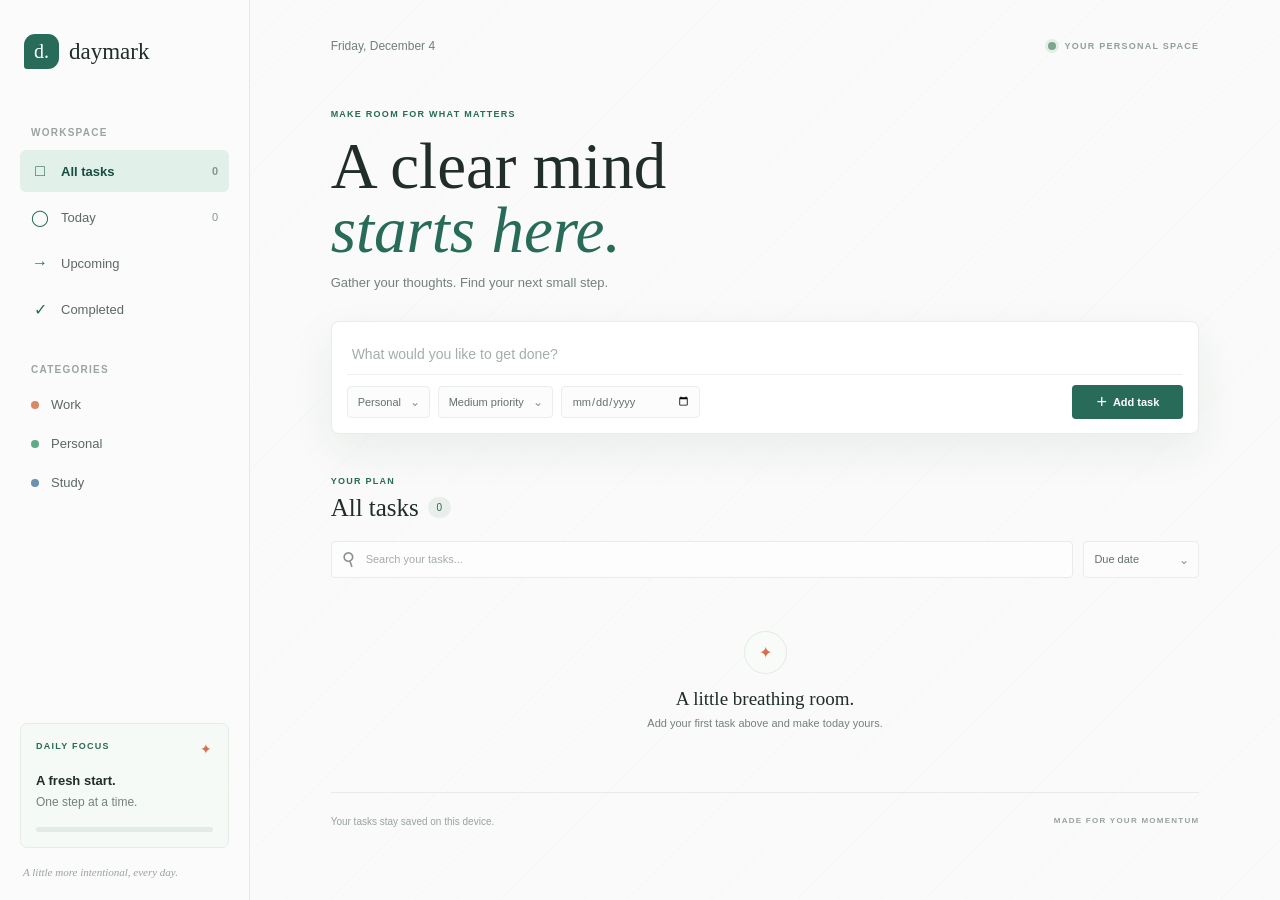
<file: index.html>
<!DOCTYPE html>
<html lang="en">
<head>
	<meta charset="UTF-8">
	<meta name="viewport" content="width=device-width, initial-scale=1.0">
	<meta name="theme-color" content="#f3f6f3">
	<title>Daymark — To-do list</title>
	<link rel="stylesheet" href="style.css">
	<script src="script.js" defer></script>
</head>
<body>
	<div class="app-shell">
		<aside class="sidebar" aria-label="Task navigation">
			<a class="brand" href="#main" aria-label="Daymark home">
				<span class="brand-mark" aria-hidden="true">d.</span>
				<span>daymark</span>
			</a>

			<p class="nav-heading">WORKSPACE</p>
			<nav class="nav-list" aria-label="Task views">
				<button class="nav-item is-active" type="button" data-filter="all">
					<span class="nav-icon" aria-hidden="true">&#9633;</span>
					<span>All tasks</span>
					<span class="nav-count" id="allCount">0</span>
				</button>
				<button class="nav-item" type="button" data-filter="today">
					<span class="nav-icon" aria-hidden="true">&#9711;</span>
					<span>Today</span>
					<span class="nav-count" id="todayCount">0</span>
				</button>
				<button class="nav-item" type="button" data-filter="upcoming">
					<span class="nav-icon" aria-hidden="true">&#8594;</span>
					<span>Upcoming</span>
				</button>
				<button class="nav-item" type="button" data-filter="completed">
					<span class="nav-icon" aria-hidden="true">&#10003;</span>
					<span>Completed</span>
				</button>
			</nav>

			<p class="nav-heading category-heading">CATEGORIES</p>
			<nav class="nav-list" aria-label="Task categories">
				<button class="nav-item category-item" type="button" data-category="Work">
					<span class="category-dot dot-work" aria-hidden="true"></span><span>Work</span>
				</button>
				<button class="nav-item category-item" type="button" data-category="Personal">
					<span class="category-dot dot-personal" aria-hidden="true"></span><span>Personal</span>
				</button>
				<button class="nav-item category-item" type="button" data-category="Study">
					<span class="category-dot dot-study" aria-hidden="true"></span><span>Study</span>
				</button>
			</nav>

			<section class="sidebar-note" aria-label="Daily progress">
				<div class="note-topline"><span>DAILY FOCUS</span><span aria-hidden="true">&#10022;</span></div>
				<p><strong id="progressLabel">A fresh start.</strong><br>One step at a time.</p>
				<div class="progress-track" role="progressbar" aria-label="Today's tasks completed" aria-valuemin="0" aria-valuemax="100" aria-valuenow="0">
					<span id="progressBar"></span>
				</div>
			</section>
			<p class="sidebar-footer">A little more intentional, every day.</p>
		</aside>

		<main class="main-content" id="main">
			<header class="topbar">
				<p class="date-line" id="todayDate"></p>
				<span class="topbar-label"><span class="status-dot"></span> YOUR PERSONAL SPACE</span>
			</header>

			<section class="intro" aria-labelledby="pageTitle">
				<p class="eyebrow">MAKE ROOM FOR WHAT MATTERS</p>
				<h1 id="pageTitle">A clear mind<br><em>starts here.</em></h1>
				<p class="intro-copy">Gather your thoughts. Find your next small step.</p>
			</section>

			<section class="task-composer" aria-label="Add a task">
				<form id="taskForm">
					<label class="visually-hidden" for="taskTitle">Task name</label>
					<input id="taskTitle" name="title" type="text" maxlength="120" placeholder="What would you like to get done?" autocomplete="off" required>
					<div class="form-controls">
						<label class="select-wrap">
							<span class="visually-hidden">Category</span>
							<select id="taskCategory" name="category" aria-label="Category">
								<option value="Personal">Personal</option>
								<option value="Work">Work</option>
								<option value="Study">Study</option>
							</select>
						</label>
						<label class="select-wrap priority-wrap">
							<span class="visually-hidden">Priority</span>
							<select id="taskPriority" name="priority" aria-label="Priority">
								<option value="low">Low priority</option>
								<option value="medium" selected>Medium priority</option>
								<option value="high">High priority</option>
							</select>
						</label>
						<label class="date-wrap">
							<span class="visually-hidden">Due date</span>
							<input id="taskDate" name="dueDate" type="date" aria-label="Due date">
						</label>
						<button class="add-button" type="submit"><span aria-hidden="true">+</span><span id="submitLabel">Add task</span></button>
						<button class="cancel-button" id="cancelEdit" type="button" hidden>Cancel</button>
					</div>
				</form>
			</section>

			<section class="tasks-section" aria-labelledby="listTitle">
				<div class="section-heading">
					<div>
						<p class="eyebrow">YOUR PLAN</p>
						<h2 id="listTitle">All tasks <span class="heading-count" id="headingCount">0</span></h2>
					</div>
					<button class="clear-button" id="clearCompleted" type="button" hidden>Clear completed</button>
				</div>

				<div class="list-toolbar">
					<label class="search-box">
						<span aria-hidden="true">&#9906;</span>
						<span class="visually-hidden">Search tasks</span>
						<input id="searchInput" type="search" placeholder="Search your tasks..." autocomplete="off">
					</label>
					<label class="sort-wrap"><span class="visually-hidden">Sort tasks</span>
						<select id="sortSelect" aria-label="Sort tasks">
							<option value="date">Due date</option>
							<option value="priority">Priority</option>
							<option value="newest">Recently added</option>
						</select>
					</label>
				</div>

				<ul class="task-list" id="taskList" aria-live="polite" aria-relevant="additions removals text"></ul>
				<div class="empty-state" id="emptyState">
					<span class="empty-mark" aria-hidden="true">&#10022;</span>
					<h3 id="emptyTitle">A little breathing room.</h3>
					<p id="emptyMessage">Add your first task above and make today yours.</p>
				</div>
			</section>
			<footer class="main-footer"><span id="footerSummary">Your tasks stay saved on this device.</span><span>MADE FOR YOUR MOMENTUM</span></footer>
		</main>
	</div>
</body>
</html>
</file>
<file: style.css>
:root {
  color-scheme: light;
  --paper: #f3f6f3;
  --surface: #ffffff;
  --ink: #202d29;
  --muted: #75817c;
  --line: #e4eae5;
  --green: #286b58;
  --green-deep: #194d40;
  --mint: #e1f0e9;
  --coral: #d96d50;
  --yellow: #e8bc5b;
  --shadow: 0 16px 44px rgb(36 66 53 / 7%);
  font-family: "Trebuchet MS", "Segoe UI", sans-serif;
  font-synthesis: none;
  text-rendering: optimizeLegibility;
}

* {
  box-sizing: border-box;
}

body {
  min-width: 320px;
  min-height: 100vh;
  margin: 0;
  color: var(--ink);
  background-color: var(--paper);
  background-image: repeating-linear-gradient(
    135deg,
    transparent 0 29px,
    rgb(48 89 69 / 2.5%) 29px 30px
  );
}

button,
input,
select {
  font: inherit;
}
button {
  color: inherit;
}
button:focus-visible,
input:focus-visible,
select:focus-visible,
a:focus-visible {
  outline: 3px solid rgb(217 109 80 / 55%);
  outline-offset: 3px;
}

.app-shell {
  display: grid;
  grid-template-columns: 250px minmax(0, 1fr);
  width: min(1440px, 100%);
  min-height: 100vh;
  margin-inline: auto;
  background: rgb(255 255 255 / 44%);
  box-shadow: 0 0 90px rgb(31 69 51 / 5%);
}

.sidebar {
  position: sticky;
  top: 0;
  display: flex;
  flex-direction: column;
  min-height: 100vh;
  padding: 34px 20px 22px;
  border-right: 1px solid var(--line);
  background: rgb(250 252 250 / 82%);
}

.brand {
  display: flex;
  align-items: center;
  gap: 10px;
  width: fit-content;
  margin: 0 0 58px 4px;
  color: var(--ink);
  font-family: Georgia, "Times New Roman", serif;
  font-size: 23px;
  text-decoration: none;
}

.brand-mark {
  display: grid;
  width: 35px;
  aspect-ratio: 1;
  place-items: center;
  border-radius: 11px 11px 11px 3px;
  background: var(--green);
  color: white;
  font-family: Georgia, "Times New Roman", serif;
  font-size: 20px;
}

.nav-heading,
.note-topline,
.topbar-label,
.eyebrow,
.main-footer > span:last-child {
  font-size: 10px;
  font-weight: 700;
  letter-spacing: 1.25px;
}

.nav-heading {
  margin: 0 0 12px 11px;
  color: #9ba49f;
}
.category-heading {
  margin-top: 34px;
}
.nav-list {
  display: grid;
  gap: 4px;
}

.nav-item {
  display: flex;
  align-items: center;
  gap: 12px;
  min-height: 42px;
  padding: 0 11px;
  border: 0;
  border-radius: 6px;
  background: transparent;
  color: #5d6963;
  cursor: pointer;
  font-size: 13px;
  text-align: left;
  transition:
    background-color 160ms ease,
    color 160ms ease,
    transform 160ms ease;
}

.nav-item:hover {
  transform: translateX(2px);
  background: #edf3ef;
  color: var(--green-deep);
}
.nav-item.is-active {
  background: var(--mint);
  color: var(--green-deep);
  font-weight: 700;
}
.nav-icon {
  display: grid;
  width: 18px;
  place-items: center;
  color: var(--green);
  font-size: 16px;
}
.nav-count {
  margin-left: auto;
  color: #89948e;
  font-size: 11px;
  font-variant-numeric: tabular-nums;
}
.category-item {
  min-height: 35px;
}
.category-dot,
.status-dot {
  width: 8px;
  aspect-ratio: 1;
  border-radius: 50%;
}
.dot-work {
  background: #d98764;
}
.dot-personal {
  background: #60a98b;
}
.dot-study {
  background: #6b91b1;
}

.sidebar-note {
  margin-top: auto;
  padding: 17px 15px 15px;
  border: 1px solid #e5ede7;
  border-radius: 7px;
  background: #f6faf7;
}

.note-topline {
  display: flex;
  justify-content: space-between;
  color: var(--green);
  font-size: 9px;
}
.note-topline span:last-child {
  color: var(--coral);
  font-size: 14px;
}
.sidebar-note p {
  margin: 13px 0 15px;
  color: var(--muted);
  font-size: 12px;
  line-height: 1.7;
}
.sidebar-note p strong {
  color: var(--ink);
  font-size: 13px;
}
.progress-track {
  height: 5px;
  overflow: hidden;
  border-radius: 5px;
  background: #e3ebe5;
}
.progress-track span {
  display: block;
  width: 0;
  height: 100%;
  border-radius: inherit;
  background: var(--coral);
  transition: width 320ms ease;
}
.sidebar-footer {
  margin: 18px 3px 0;
  color: #9aa49e;
  font-family: Georgia, "Times New Roman", serif;
  font-size: 11px;
  font-style: italic;
}

.main-content {
  width: min(100%, 1040px);
  padding: 31px clamp(24px, 6.3vw, 88px) 24px;
  margin-inline: auto;
}
.topbar {
  display: flex;
  align-items: center;
  justify-content: space-between;
  min-height: 30px;
}
.date-line {
  margin: 0;
  color: #718079;
  font-size: 12px;
}
.topbar-label {
  display: flex;
  align-items: center;
  gap: 8px;
  color: #91a098;
  font-size: 9px;
}
.status-dot {
  background: #78a78c;
  box-shadow: 0 0 0 3px #e2eee6;
}

.intro {
  padding: 48px 0 31px;
  animation: arrive 520ms both ease-out;
}
.eyebrow {
  margin: 0;
  color: var(--green);
  font-size: 9px;
}
.intro h1 {
  margin: 15px 0 12px;
  font-family: Georgia, "Times New Roman", serif;
  font-size: clamp(42px, 5.5vw, 65px);
  font-weight: 400;
  line-height: 0.99;
}
.intro h1 em {
  color: var(--green);
  font-weight: 400;
}
.intro-copy {
  margin: 0;
  color: var(--muted);
  font-size: 13px;
}

.task-composer {
  padding: 13px 15px 14px;
  border: 1px solid #e8ede9;
  border-radius: 8px;
  background: var(--surface);
  box-shadow: var(--shadow);
}
.task-composer form {
  display: grid;
  gap: 10px;
}
.task-composer input[type="text"] {
  width: 100%;
  min-height: 40px;
  padding: 0 5px;
  border: 0;
  border-bottom: 1px solid #edf0ed;
  border-radius: 0;
  background: transparent;
  color: var(--ink);
  font-size: 14px;
}
.task-composer input[type="text"]::placeholder {
  color: #a5aea9;
}
.task-composer input[type="text"]:focus-visible {
  outline: 0;
  border-bottom-color: var(--green);
}
.form-controls {
  display: flex;
  align-items: center;
  gap: 8px;
}
.select-wrap,
.date-wrap,
.sort-wrap {
  position: relative;
}
.form-controls select,
.date-wrap input,
.sort-wrap select {
  max-width: 100%;
  height: 32px;
  padding: 0 27px 0 10px;
  border: 1px solid #e9eeea;
  border-radius: 4px;
  appearance: none;
  background: #fbfcfb;
  color: #65716b;
  font-size: 11px;
  cursor: pointer;
}
.select-wrap::after,
.sort-wrap::after {
  position: absolute;
  top: 9px;
  right: 10px;
  color: #87928c;
  content: "⌄";
  font-size: 12px;
  pointer-events: none;
}
.date-wrap input {
  width: 139px;
  padding-right: 8px;
}
.add-button {
  display: inline-flex;
  align-items: center;
  justify-content: center;
  gap: 6px;
  min-width: 111px;
  height: 34px;
  padding: 0 12px;
  margin-left: auto;
  border: 0;
  border-radius: 4px;
  background: var(--green);
  color: white;
  cursor: pointer;
  font-size: 11px;
  font-weight: 700;
  transition:
    background-color 160ms ease,
    transform 160ms ease;
}
.add-button:hover {
  transform: translateY(-1px);
  background: var(--green-deep);
}
.add-button > span:first-child {
  font-size: 18px;
  font-weight: 400;
  line-height: 1;
}
.cancel-button {
  height: 34px;
  padding: 0 9px;
  border: 0;
  background: transparent;
  color: var(--muted);
  cursor: pointer;
  font-size: 11px;
}
.cancel-button:hover {
  color: var(--coral);
}

.tasks-section {
  margin-top: 42px;
}
.section-heading {
  display: flex;
  align-items: end;
  justify-content: space-between;
  gap: 16px;
}
.section-heading h2 {
  display: flex;
  align-items: center;
  gap: 9px;
  margin: 8px 0 0;
  font-family: Georgia, "Times New Roman", serif;
  font-size: 25px;
  font-weight: 400;
}
.heading-count {
  display: grid;
  min-width: 23px;
  height: 21px;
  padding-inline: 5px;
  place-items: center;
  border-radius: 12px;
  background: #e8efea;
  color: var(--green);
  font-family: "Trebuchet MS", "Segoe UI", sans-serif;
  font-size: 10px;
}
.clear-button {
  padding: 5px 0;
  border: 0;
  background: transparent;
  color: #9b7770;
  cursor: pointer;
  font-size: 11px;
}
.clear-button:hover {
  color: var(--coral);
  text-decoration: underline;
}
.list-toolbar {
  display: flex;
  gap: 10px;
  margin: 19px 0 7px;
}
.search-box {
  display: flex;
  flex: 1;
  align-items: center;
  gap: 8px;
  min-width: 0;
  height: 37px;
  padding: 0 11px;
  border: 1px solid #e7ece8;
  border-radius: 4px;
  background: rgb(255 255 255 / 72%);
  color: #86928b;
}
.search-box > span:first-child {
  font-size: 18px;
  transform: rotate(-20deg);
}
.search-box input {
  width: 100%;
  min-width: 0;
  border: 0;
  outline: 0;
  background: transparent;
  color: var(--ink);
  font-size: 11px;
}
.search-box input::placeholder {
  color: #a4ada8;
}
.sort-wrap select {
  height: 37px;
  min-width: 115px;
}
.sort-wrap::after {
  top: 12px;
}

.task-list {
  display: grid;
  gap: 8px;
  padding: 0;
  margin: 13px 0 0;
  list-style: none;
}
.task-row {
  display: grid;
  grid-template-columns: 20px minmax(0, 1fr) auto;
  align-items: center;
  gap: 11px;
  min-height: 70px;
  padding: 11px 13px;
  border: 1px solid #e7ece8;
  border-radius: 5px;
  background: var(--surface);
  animation: arrive 240ms both ease-out;
  transition:
    border-color 160ms ease,
    box-shadow 160ms ease,
    opacity 160ms ease;
}
.task-row:hover {
  border-color: #cbd9d0;
  box-shadow: 0 5px 16px rgb(34 74 53 / 5%);
}
.task-row.is-complete .task-title {
  color: #9aa39e;
  text-decoration: line-through;
  text-decoration-color: #a9b5ae;
}
.check-button {
  display: grid;
  width: 19px;
  aspect-ratio: 1;
  place-items: center;
  border: 1.5px solid #c4d1c8;
  border-radius: 50%;
  background: white;
  color: white;
  cursor: pointer;
  font-size: 12px;
  transition:
    background-color 150ms ease,
    border-color 150ms ease;
}
.check-button:hover {
  border-color: var(--green);
}
.is-complete .check-button {
  border-color: var(--green);
  background: var(--green);
}
.task-main {
  min-width: 0;
}
.task-title {
  overflow-wrap: anywhere;
  color: #34413b;
  font-size: 12px;
  line-height: 1.5;
  transition: color 150ms ease;
}
.task-meta {
  display: flex;
  flex-wrap: wrap;
  align-items: center;
  gap: 7px;
  margin-top: 5px;
  color: #929c96;
  font-size: 10px;
}
.task-category {
  padding: 3px 7px;
  border-radius: 3px;
  background: #edf4ef;
  color: #537362;
  font-size: 9px;
}
.category-work {
  background: #f7eee9;
  color: #a3654c;
}
.category-study {
  background: #edf2f7;
  color: #59748d;
}
.task-due.is-overdue {
  color: #c55e4b;
}
.priority-indicator {
  display: inline-flex;
  align-items: center;
  gap: 4px;
}
.priority-indicator::before {
  width: 6px;
  aspect-ratio: 1;
  border-radius: 50%;
  background: #79a98e;
  content: "";
}
.priority-high::before {
  background: var(--coral);
}
.priority-medium::before {
  background: var(--yellow);
}
.task-actions {
  display: flex;
  align-items: center;
  gap: 3px;
}
.task-action {
  display: grid;
  width: 30px;
  aspect-ratio: 1;
  place-items: center;
  border: 0;
  border-radius: 4px;
  background: transparent;
  color: #849088;
  cursor: pointer;
  font-size: 14px;
  transition:
    background-color 130ms ease,
    color 130ms ease;
}
.task-action:hover {
  background: #f0f4f1;
  color: var(--green-deep);
}
.task-action.delete:hover {
  background: #fbefeb;
  color: var(--coral);
}

.empty-state {
  display: none;
  padding: 40px 16px 35px;
  text-align: center;
}
.empty-state.is-visible {
  display: block;
  animation: arrive 300ms both ease-out;
}
.empty-mark {
  display: grid;
  width: 43px;
  aspect-ratio: 1;
  place-items: center;
  margin: 0 auto 14px;
  border: 1px solid #e2ebe4;
  border-radius: 50%;
  background: #f8fbf8;
  color: var(--coral);
  font-size: 16px;
}
.empty-state h3 {
  margin: 0;
  font-family: Georgia, "Times New Roman", serif;
  font-size: 19px;
  font-weight: 400;
}
.empty-state p {
  margin: 7px 0 0;
  color: var(--muted);
  font-size: 11px;
}
.main-footer {
  display: flex;
  justify-content: space-between;
  gap: 16px;
  padding-top: 23px;
  margin-top: 28px;
  border-top: 1px solid #e6ebe7;
  color: #99a39d;
  font-size: 10px;
}
.main-footer > span:last-child {
  font-size: 8px;
}
.visually-hidden {
  position: absolute;
  width: 1px;
  height: 1px;
  padding: 0;
  overflow: hidden;
  clip: rect(0, 0, 0, 0);
  white-space: nowrap;
  border: 0;
}

@keyframes arrive {
  from {
    opacity: 0;
    transform: translateY(7px);
  }
  to {
    opacity: 1;
    transform: translateY(0);
  }
}

@media (max-width: 760px) {
  .app-shell {
    grid-template-columns: 1fr;
  }
  .sidebar {
    position: static;
    min-height: auto;
    padding: 14px 18px 10px;
    border-right: 0;
    border-bottom: 1px solid var(--line);
  }
  .brand {
    margin: 0 0 13px 1px;
    font-size: 20px;
  }
  .brand-mark {
    width: 30px;
    border-radius: 9px 9px 9px 3px;
    font-size: 17px;
  }
  .nav-heading,
  .category-heading,
  .sidebar-note,
  .sidebar-footer {
    display: none;
  }
  .nav-list {
    display: flex;
    gap: 5px;
    overflow-x: auto;
    padding-bottom: 2px;
    scrollbar-width: thin;
  }
  .nav-item {
    flex: 0 0 auto;
    min-height: 36px;
    gap: 7px;
    padding-inline: 10px;
    font-size: 11px;
  }
  .nav-item:hover {
    transform: none;
  }
  .nav-icon {
    width: auto;
    font-size: 13px;
  }
  .category-item {
    min-height: 33px;
  }
  .category-item:first-child {
    margin-left: 8px;
  }
  .main-content {
    padding: 21px 20px 22px;
  }
  .intro {
    padding: 35px 0 24px;
  }
  .intro h1 {
    font-size: clamp(43px, 10vw, 59px);
  }
  .tasks-section {
    margin-top: 32px;
  }
}

@media (max-width: 520px) {
  .topbar-label {
    font-size: 8px;
  }
  .intro h1 {
    font-size: 46px;
  }
  .form-controls {
    display: grid;
    grid-template-columns: 1fr 1fr;
  }
  .form-controls select,
  .date-wrap input {
    width: 100%;
  }
  .add-button {
    grid-column: 2;
    width: 100%;
    margin-left: 0;
  }
  .cancel-button {
    grid-column: 1;
    grid-row: 2;
    justify-self: start;
  }
  .task-row {
    grid-template-columns: 20px minmax(0, 1fr) auto;
    gap: 8px;
    padding-inline: 10px;
  }
  .task-actions {
    gap: 0;
  }
  .task-action {
    width: 27px;
  }
  .main-footer {
    font-size: 9px;
  }
  .main-footer > span:last-child {
    max-width: 110px;
    text-align: right;
  }
}

@media (prefers-reduced-motion: reduce) {
  *,
  *::before,
  *::after {
    scroll-behavior: auto !important;
    animation-duration: 0.01ms !important;
    animation-iteration-count: 1 !important;
    transition-duration: 0.01ms !important;
  }
}
</file>
<file: todolist.css>
:root {
  color-scheme: light;
  --paper: #f3f6f3;
  --surface: #ffffff;
  --ink: #202d29;
  --muted: #75817c;
  --line: #e4eae5;
  --green: #286b58;
  --green-deep: #194d40;
  --mint: #e1f0e9;
  --coral: #d96d50;
  --yellow: #e8bc5b;
  --shadow: 0 16px 44px rgb(36 66 53 / 7%);
  font-family: "Trebuchet MS", "Segoe UI", sans-serif;
  font-synthesis: none;
  text-rendering: optimizeLegibility;
}

* {
  box-sizing: border-box;
}

body {
  min-width: 320px;
  min-height: 100vh;
  margin: 0;
  color: var(--ink);
  background-color: var(--paper);
  background-image: repeating-linear-gradient(
    135deg,
    transparent 0 29px,
    rgb(48 89 69 / 2.5%) 29px 30px
  );
}

button,
input,
select {
  font: inherit;
}
button {
  color: inherit;
}
button:focus-visible,
input:focus-visible,
select:focus-visible,
a:focus-visible {
  outline: 3px solid rgb(217 109 80 / 55%);
  outline-offset: 3px;
}

.app-shell {
  display: grid;
  grid-template-columns: 250px minmax(0, 1fr);
  width: min(1440px, 100%);
  min-height: 100vh;
  margin-inline: auto;
  background: rgb(255 255 255 / 44%);
  box-shadow: 0 0 90px rgb(31 69 51 / 5%);
}

.sidebar {
  position: sticky;
  top: 0;
  display: flex;
  flex-direction: column;
  min-height: 100vh;
  padding: 34px 20px 22px;
  border-right: 1px solid var(--line);
  background: rgb(250 252 250 / 82%);
}

.brand {
  display: flex;
  align-items: center;
  gap: 10px;
  width: fit-content;
  margin: 0 0 58px 4px;
  color: var(--ink);
  font-family: Georgia, "Times New Roman", serif;
  font-size: 23px;
  text-decoration: none;
}

.brand-mark {
  display: grid;
  width: 35px;
  aspect-ratio: 1;
  place-items: center;
  border-radius: 11px 11px 11px 3px;
  background: var(--green);
  color: white;
  font-family: Georgia, "Times New Roman", serif;
  font-size: 20px;
}

.nav-heading,
.note-topline,
.topbar-label,
.eyebrow,
.main-footer > span:last-child {
  font-size: 10px;
  font-weight: 700;
  letter-spacing: 1.25px;
}

.nav-heading {
  margin: 0 0 12px 11px;
  color: #9ba49f;
}
.category-heading {
  margin-top: 34px;
}
.nav-list {
  display: grid;
  gap: 4px;
}

.nav-item {
  display: flex;
  align-items: center;
  gap: 12px;
  min-height: 42px;
  padding: 0 11px;
  border: 0;
  border-radius: 6px;
  background: transparent;
  color: #5d6963;
  cursor: pointer;
  font-size: 13px;
  text-align: left;
  transition:
    background-color 160ms ease,
    color 160ms ease,
    transform 160ms ease;
}

.nav-item:hover {
  transform: translateX(2px);
  background: #edf3ef;
  color: var(--green-deep);
}
.nav-item.is-active {
  background: var(--mint);
  color: var(--green-deep);
  font-weight: 700;
}
.nav-icon {
  display: grid;
  width: 18px;
  place-items: center;
  color: var(--green);
  font-size: 16px;
}
.nav-count {
  margin-left: auto;
  color: #89948e;
  font-size: 11px;
  font-variant-numeric: tabular-nums;
}
.category-item {
  min-height: 35px;
}
.category-dot,
.status-dot {
  width: 8px;
  aspect-ratio: 1;
  border-radius: 50%;
}
.dot-work {
  background: #d98764;
}
.dot-personal {
  background: #60a98b;
}
.dot-study {
  background: #6b91b1;
}

.sidebar-note {
  margin-top: auto;
  padding: 17px 15px 15px;
  border: 1px solid #e5ede7;
  border-radius: 7px;
  background: #f6faf7;
}

.note-topline {
  display: flex;
  justify-content: space-between;
  color: var(--green);
  font-size: 9px;
}
.note-topline span:last-child {
  color: var(--coral);
  font-size: 14px;
}
.sidebar-note p {
  margin: 13px 0 15px;
  color: var(--muted);
  font-size: 12px;
  line-height: 1.7;
}
.sidebar-note p strong {
  color: var(--ink);
  font-size: 13px;
}
.progress-track {
  height: 5px;
  overflow: hidden;
  border-radius: 5px;
  background: #e3ebe5;
}
.progress-track span {
  display: block;
  width: 0;
  height: 100%;
  border-radius: inherit;
  background: var(--coral);
  transition: width 320ms ease;
}
.sidebar-footer {
  margin: 18px 3px 0;
  color: #9aa49e;
  font-family: Georgia, "Times New Roman", serif;
  font-size: 11px;
  font-style: italic;
}

.main-content {
  width: min(100%, 1040px);
  padding: 31px clamp(24px, 6.3vw, 88px) 24px;
  margin-inline: auto;
}
.topbar {
  display: flex;
  align-items: center;
  justify-content: space-between;
  min-height: 30px;
}
.date-line {
  margin: 0;
  color: #718079;
  font-size: 12px;
}
.topbar-label {
  display: flex;
  align-items: center;
  gap: 8px;
  color: #91a098;
  font-size: 9px;
}
.status-dot {
  background: #78a78c;
  box-shadow: 0 0 0 3px #e2eee6;
}

.intro {
  padding: 48px 0 31px;
  animation: arrive 520ms both ease-out;
}
.eyebrow {
  margin: 0;
  color: var(--green);
  font-size: 9px;
}
.intro h1 {
  margin: 15px 0 12px;
  font-family: Georgia, "Times New Roman", serif;
  font-size: clamp(42px, 5.5vw, 65px);
  font-weight: 400;
  line-height: 0.99;
}
.intro h1 em {
  color: var(--green);
  font-weight: 400;
}
.intro-copy {
  margin: 0;
  color: var(--muted);
  font-size: 13px;
}

.task-composer {
  padding: 13px 15px 14px;
  border: 1px solid #e8ede9;
  border-radius: 8px;
  background: var(--surface);
  box-shadow: var(--shadow);
}
.task-composer form {
  display: grid;
  gap: 10px;
}
.task-composer input[type="text"] {
  width: 100%;
  min-height: 40px;
  padding: 0 5px;
  border: 0;
  border-bottom: 1px solid #edf0ed;
  border-radius: 0;
  background: transparent;
  color: var(--ink);
  font-size: 14px;
}
.task-composer input[type="text"]::placeholder {
  color: #a5aea9;
}
.task-composer input[type="text"]:focus-visible {
  outline: 0;
  border-bottom-color: var(--green);
}
.form-controls {
  display: flex;
  align-items: center;
  gap: 8px;
}
.select-wrap,
.date-wrap,
.sort-wrap {
  position: relative;
}
.form-controls select,
.date-wrap input,
.sort-wrap select {
  max-width: 100%;
  height: 32px;
  padding: 0 27px 0 10px;
  border: 1px solid #e9eeea;
  border-radius: 4px;
  appearance: none;
  background: #fbfcfb;
  color: #65716b;
  font-size: 11px;
  cursor: pointer;
}
.select-wrap::after,
.sort-wrap::after {
  position: absolute;
  top: 9px;
  right: 10px;
  color: #87928c;
  content: "⌄";
  font-size: 12px;
  pointer-events: none;
}
.date-wrap input {
  width: 139px;
  padding-right: 8px;
}
.add-button {
  display: inline-flex;
  align-items: center;
  justify-content: center;
  gap: 6px;
  min-width: 111px;
  height: 34px;
  padding: 0 12px;
  margin-left: auto;
  border: 0;
  border-radius: 4px;
  background: var(--green);
  color: white;
  cursor: pointer;
  font-size: 11px;
  font-weight: 700;
  transition:
    background-color 160ms ease,
    transform 160ms ease;
}
.add-button:hover {
  transform: translateY(-1px);
  background: var(--green-deep);
}
.add-button > span:first-child {
  font-size: 18px;
  font-weight: 400;
  line-height: 1;
}
.cancel-button {
  height: 34px;
  padding: 0 9px;
  border: 0;
  background: transparent;
  color: var(--muted);
  cursor: pointer;
  font-size: 11px;
}
.cancel-button:hover {
  color: var(--coral);
}

.tasks-section {
  margin-top: 42px;
}
.section-heading {
  display: flex;
  align-items: end;
  justify-content: space-between;
  gap: 16px;
}
.section-heading h2 {
  display: flex;
  align-items: center;
  gap: 9px;
  margin: 8px 0 0;
  font-family: Georgia, "Times New Roman", serif;
  font-size: 25px;
  font-weight: 400;
}
.heading-count {
  display: grid;
  min-width: 23px;
  height: 21px;
  padding-inline: 5px;
  place-items: center;
  border-radius: 12px;
  background: #e8efea;
  color: var(--green);
  font-family: "Trebuchet MS", "Segoe UI", sans-serif;
  font-size: 10px;
}
.clear-button {
  padding: 5px 0;
  border: 0;
  background: transparent;
  color: #9b7770;
  cursor: pointer;
  font-size: 11px;
}
.clear-button:hover {
  color: var(--coral);
  text-decoration: underline;
}
.list-toolbar {
  display: flex;
  gap: 10px;
  margin: 19px 0 7px;
}
.search-box {
  display: flex;
  flex: 1;
  align-items: center;
  gap: 8px;
  min-width: 0;
  height: 37px;
  padding: 0 11px;
  border: 1px solid #e7ece8;
  border-radius: 4px;
  background: rgb(255 255 255 / 72%);
  color: #86928b;
}
.search-box > span:first-child {
  font-size: 18px;
  transform: rotate(-20deg);
}
.search-box input {
  width: 100%;
  min-width: 0;
  border: 0;
  outline: 0;
  background: transparent;
  color: var(--ink);
  font-size: 11px;
}
.search-box input::placeholder {
  color: #a4ada8;
}
.sort-wrap select {
  height: 37px;
  min-width: 115px;
}
.sort-wrap::after {
  top: 12px;
}

.task-list {
  display: grid;
  gap: 8px;
  padding: 0;
  margin: 13px 0 0;
  list-style: none;
}
.task-row {
  display: grid;
  grid-template-columns: 20px minmax(0, 1fr) auto;
  align-items: center;
  gap: 11px;
  min-height: 70px;
  padding: 11px 13px;
  border: 1px solid #e7ece8;
  border-radius: 5px;
  background: var(--surface);
  animation: arrive 240ms both ease-out;
  transition:
    border-color 160ms ease,
    box-shadow 160ms ease,
    opacity 160ms ease;
}
.task-row:hover {
  border-color: #cbd9d0;
  box-shadow: 0 5px 16px rgb(34 74 53 / 5%);
}
.task-row.is-complete .task-title {
  color: #9aa39e;
  text-decoration: line-through;
  text-decoration-color: #a9b5ae;
}
.check-button {
  display: grid;
  width: 19px;
  aspect-ratio: 1;
  place-items: center;
  border: 1.5px solid #c4d1c8;
  border-radius: 50%;
  background: white;
  color: white;
  cursor: pointer;
  font-size: 12px;
  transition:
    background-color 150ms ease,
    border-color 150ms ease;
}
.check-button:hover {
  border-color: var(--green);
}
.is-complete .check-button {
  border-color: var(--green);
  background: var(--green);
}
.task-main {
  min-width: 0;
}
.task-title {
  overflow-wrap: anywhere;
  color: #34413b;
  font-size: 12px;
  line-height: 1.5;
  transition: color 150ms ease;
}
.task-meta {
  display: flex;
  flex-wrap: wrap;
  align-items: center;
  gap: 7px;
  margin-top: 5px;
  color: #929c96;
  font-size: 10px;
}
.task-category {
  padding: 3px 7px;
  border-radius: 3px;
  background: #edf4ef;
  color: #537362;
  font-size: 9px;
}
.category-work {
  background: #f7eee9;
  color: #a3654c;
}
.category-study {
  background: #edf2f7;
  color: #59748d;
}
.task-due.is-overdue {
  color: #c55e4b;
}
.priority-indicator {
  display: inline-flex;
  align-items: center;
  gap: 4px;
}
.priority-indicator::before {
  width: 6px;
  aspect-ratio: 1;
  border-radius: 50%;
  background: #79a98e;
  content: "";
}
.priority-high::before {
  background: var(--coral);
}
.priority-medium::before {
  background: var(--yellow);
}
.task-actions {
  display: flex;
  align-items: center;
  gap: 3px;
}
.task-action {
  display: grid;
  width: 30px;
  aspect-ratio: 1;
  place-items: center;
  border: 0;
  border-radius: 4px;
  background: transparent;
  color: #849088;
  cursor: pointer;
  font-size: 14px;
  transition:
    background-color 130ms ease,
    color 130ms ease;
}
.task-action:hover {
  background: #f0f4f1;
  color: var(--green-deep);
}
.task-action.delete:hover {
  background: #fbefeb;
  color: var(--coral);
}

.empty-state {
  display: none;
  padding: 40px 16px 35px;
  text-align: center;
}
.empty-state.is-visible {
  display: block;
  animation: arrive 300ms both ease-out;
}
.empty-mark {
  display: grid;
  width: 43px;
  aspect-ratio: 1;
  place-items: center;
  margin: 0 auto 14px;
  border: 1px solid #e2ebe4;
  border-radius: 50%;
  background: #f8fbf8;
  color: var(--coral);
  font-size: 16px;
}
.empty-state h3 {
  margin: 0;
  font-family: Georgia, "Times New Roman", serif;
  font-size: 19px;
  font-weight: 400;
}
.empty-state p {
  margin: 7px 0 0;
  color: var(--muted);
  font-size: 11px;
}
.main-footer {
  display: flex;
  justify-content: space-between;
  gap: 16px;
  padding-top: 23px;
  margin-top: 28px;
  border-top: 1px solid #e6ebe7;
  color: #99a39d;
  font-size: 10px;
}
.main-footer > span:last-child {
  font-size: 8px;
}
.visually-hidden {
  position: absolute;
  width: 1px;
  height: 1px;
  padding: 0;
  overflow: hidden;
  clip: rect(0, 0, 0, 0);
  white-space: nowrap;
  border: 0;
}

@keyframes arrive {
  from {
    opacity: 0;
    transform: translateY(7px);
  }
  to {
    opacity: 1;
    transform: translateY(0);
  }
}

@media (max-width: 760px) {
  .app-shell {
    grid-template-columns: 1fr;
  }
  .sidebar {
    position: static;
    min-height: auto;
    padding: 14px 18px 10px;
    border-right: 0;
    border-bottom: 1px solid var(--line);
  }
  .brand {
    margin: 0 0 13px 1px;
    font-size: 20px;
  }
  .brand-mark {
    width: 30px;
    border-radius: 9px 9px 9px 3px;
    font-size: 17px;
  }
  .nav-heading,
  .category-heading,
  .sidebar-note,
  .sidebar-footer {
    display: none;
  }
  .nav-list {
    display: flex;
    gap: 5px;
    overflow-x: auto;
    padding-bottom: 2px;
    scrollbar-width: thin;
  }
  .nav-item {
    flex: 0 0 auto;
    min-height: 36px;
    gap: 7px;
    padding-inline: 10px;
    font-size: 11px;
  }
  .nav-item:hover {
    transform: none;
  }
  .nav-icon {
    width: auto;
    font-size: 13px;
  }
  .category-item {
    min-height: 33px;
  }
  .category-item:first-child {
    margin-left: 8px;
  }
  .main-content {
    padding: 21px 20px 22px;
  }
  .intro {
    padding: 35px 0 24px;
  }
  .intro h1 {
    font-size: clamp(43px, 10vw, 59px);
  }
  .tasks-section {
    margin-top: 32px;
  }
}

@media (max-width: 520px) {
  .topbar-label {
    font-size: 8px;
  }
  .intro h1 {
    font-size: 46px;
  }
  .form-controls {
    display: grid;
    grid-template-columns: 1fr 1fr;
  }
  .form-controls select,
  .date-wrap input {
    width: 100%;
  }
  .add-button {
    grid-column: 2;
    width: 100%;
    margin-left: 0;
  }
  .cancel-button {
    grid-column: 1;
    grid-row: 2;
    justify-self: start;
  }
  .task-row {
    grid-template-columns: 20px minmax(0, 1fr) auto;
    gap: 8px;
    padding-inline: 10px;
  }
  .task-actions {
    gap: 0;
  }
  .task-action {
    width: 27px;
  }
  .main-footer {
    font-size: 9px;
  }
  .main-footer > span:last-child {
    max-width: 110px;
    text-align: right;
  }
}

@media (prefers-reduced-motion: reduce) {
  *,
  *::before,
  *::after {
    scroll-behavior: auto !important;
    animation-duration: 0.01ms !important;
    animation-iteration-count: 1 !important;
    transition-duration: 0.01ms !important;
  }
}
</file>
